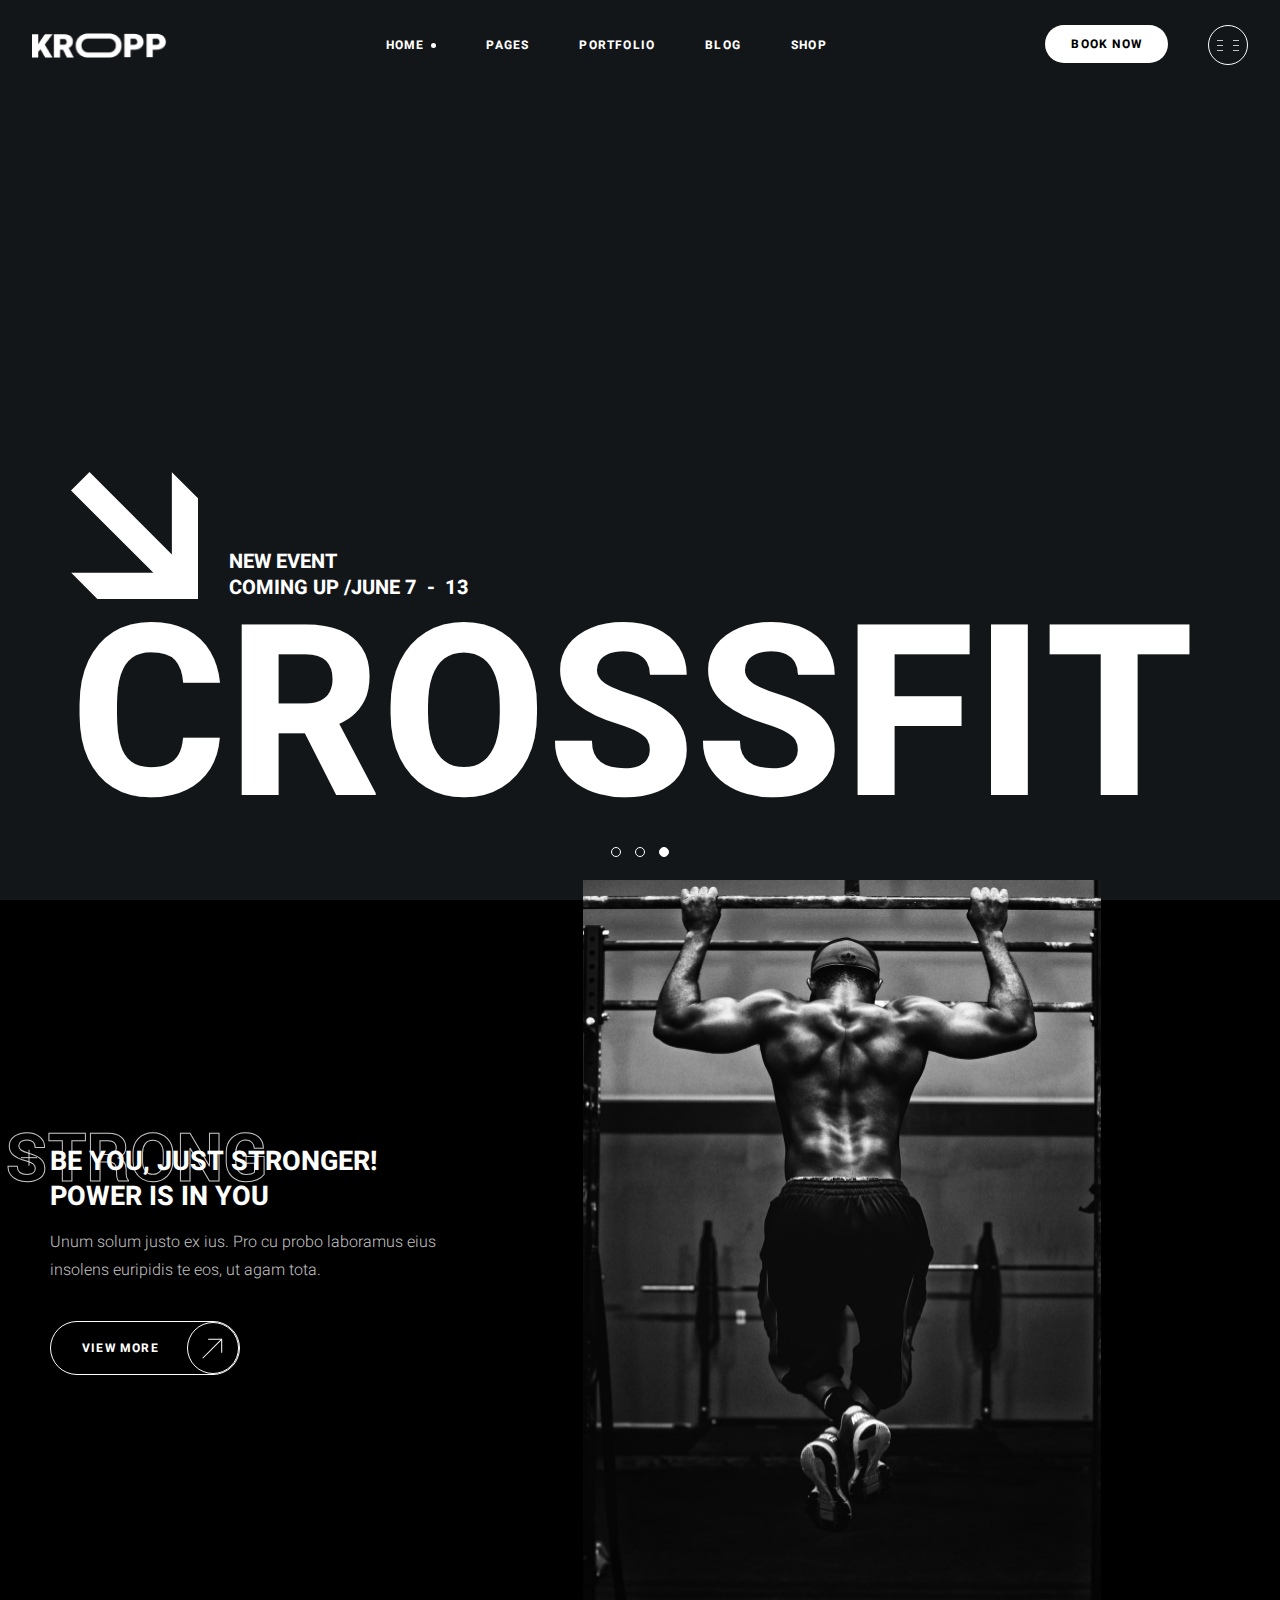
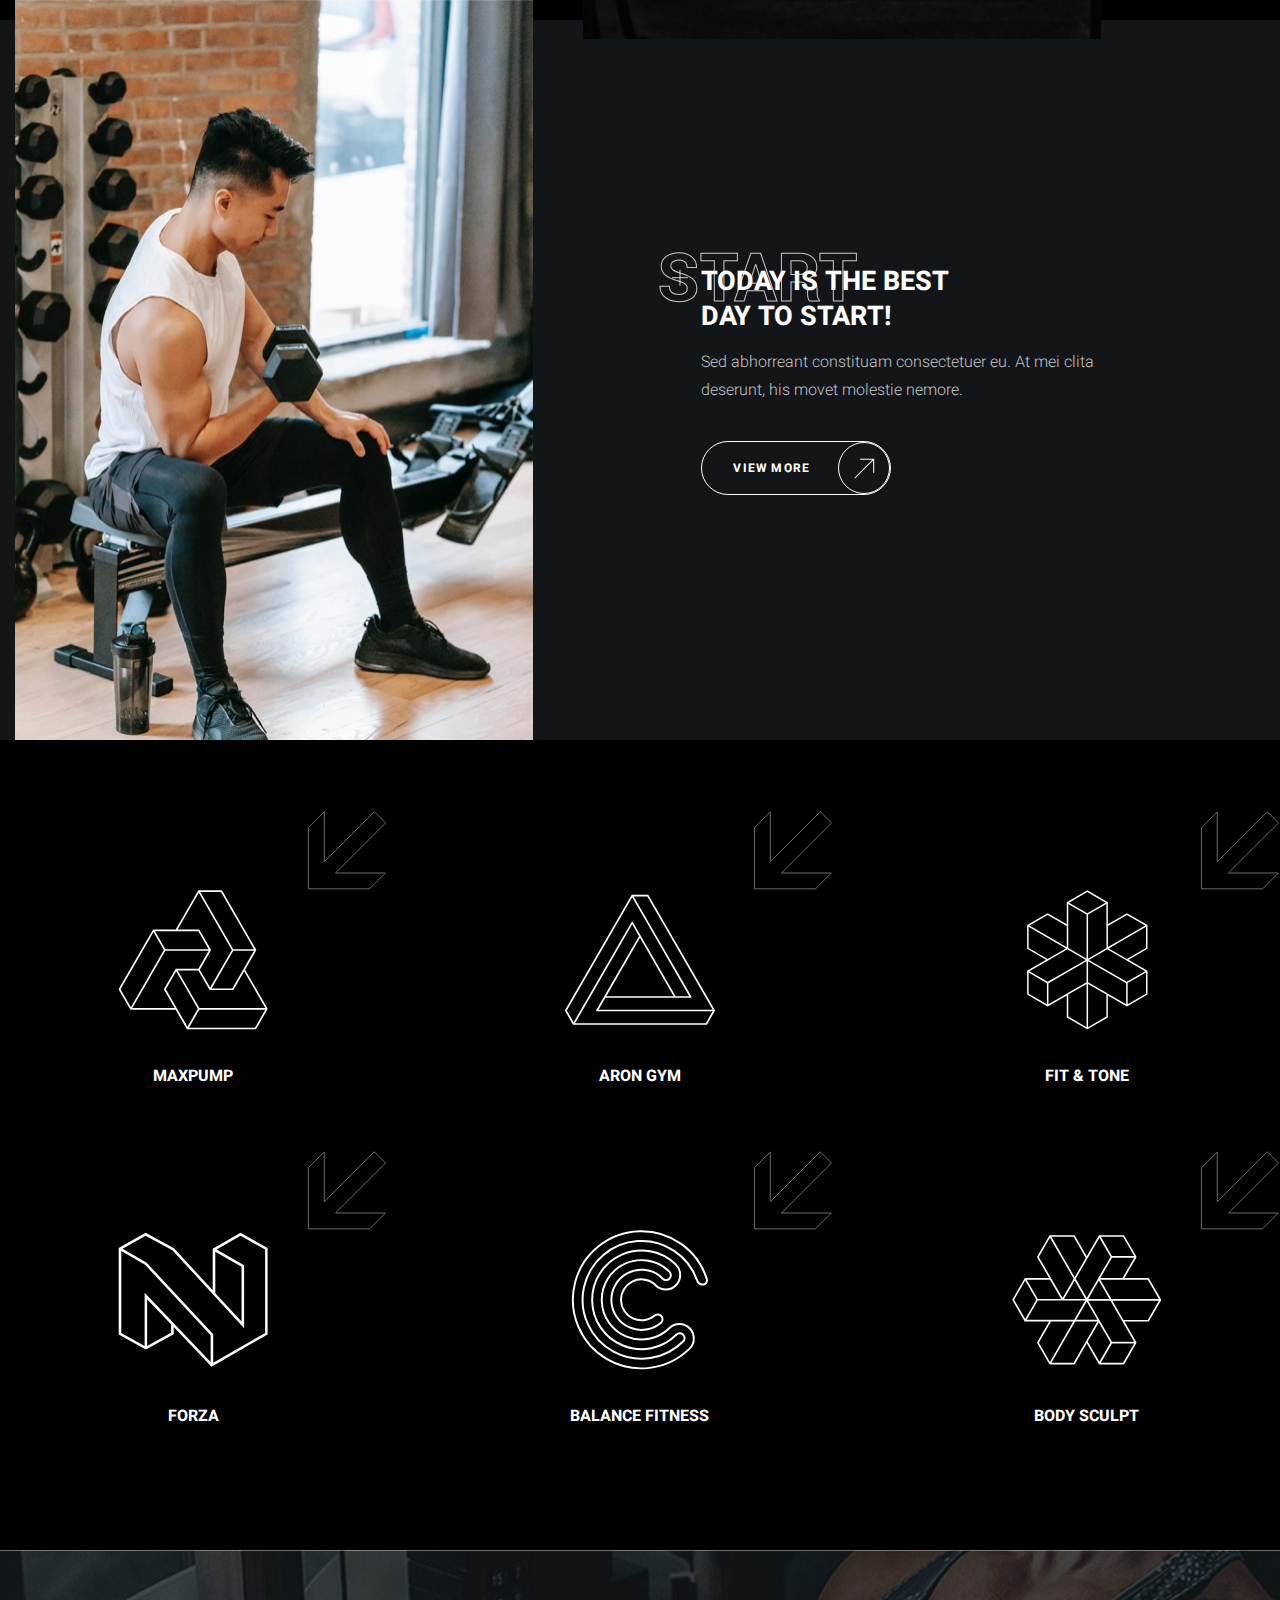
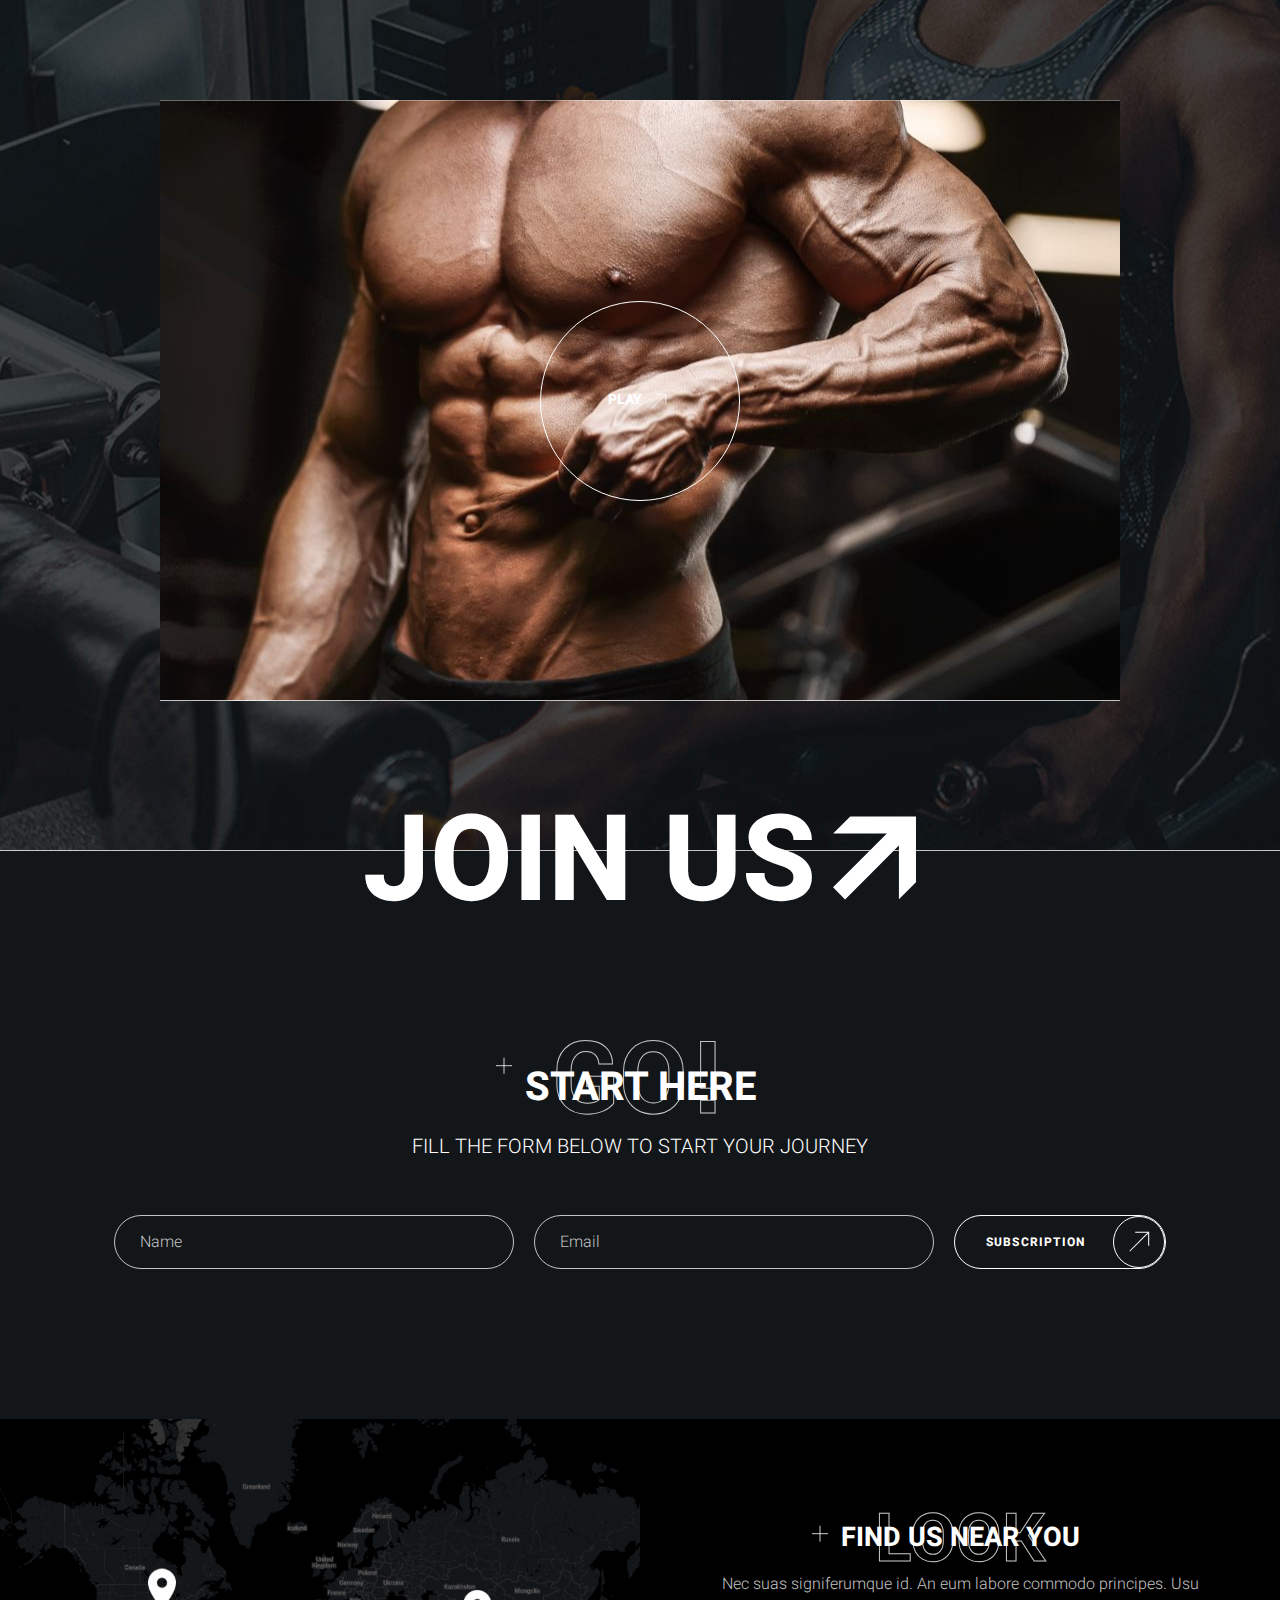
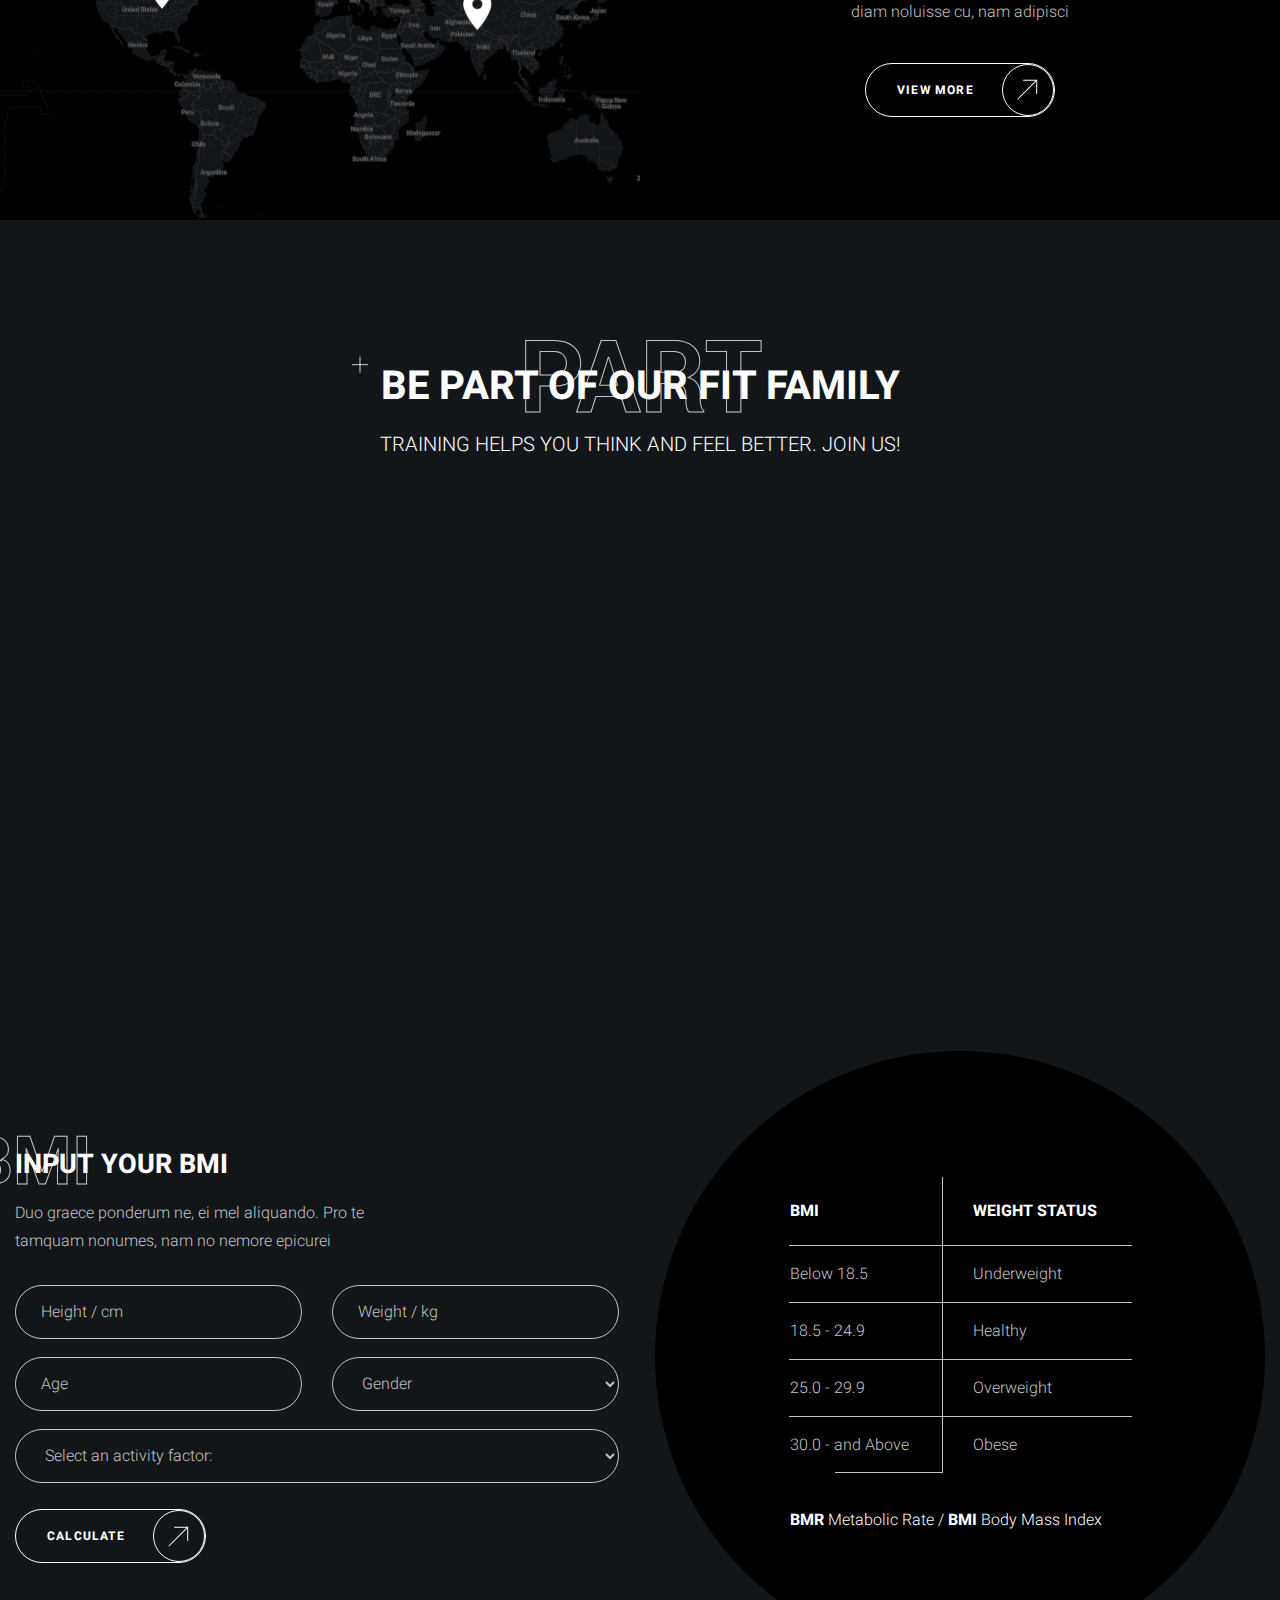
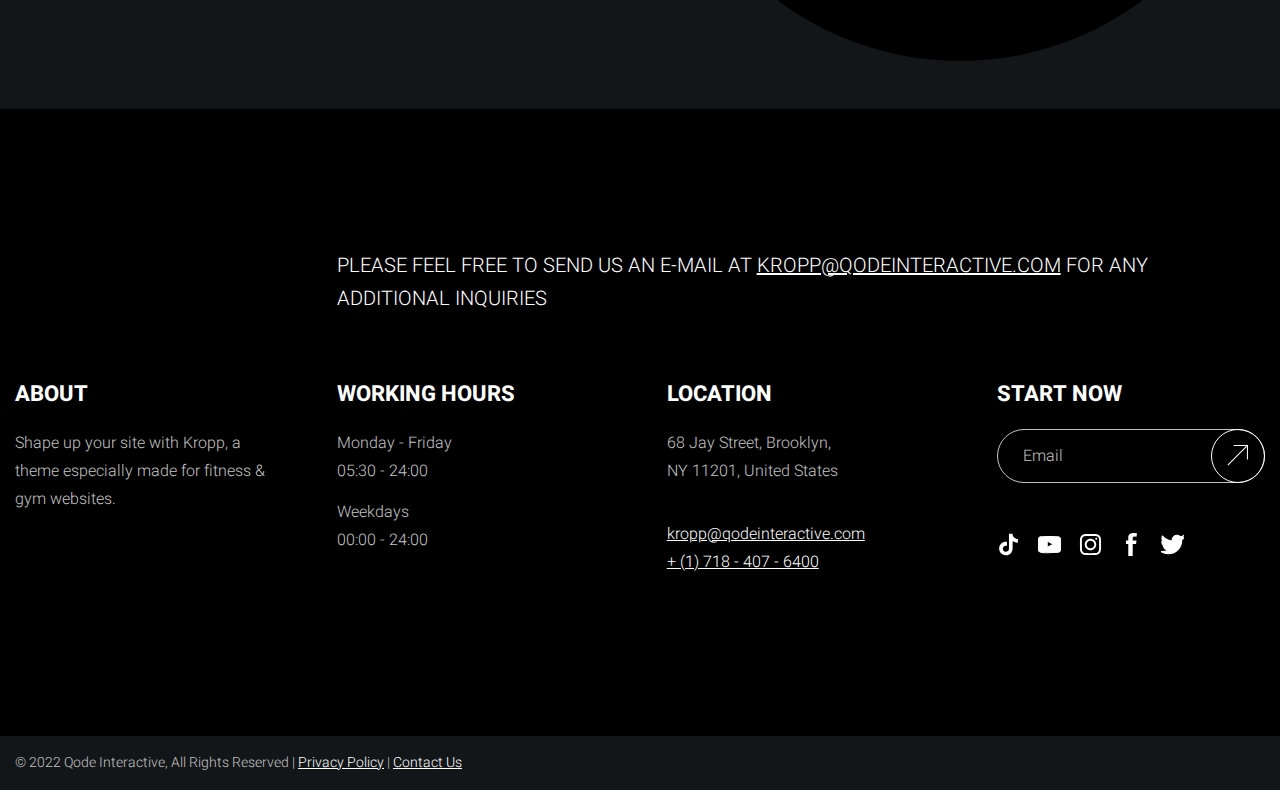
<file: index.html>
<!DOCTYPE html>
<html lang="en">
<head>
    <meta charset="UTF-8">
    <meta name="viewport"
          content="width=device-width, initial-scale=1.0, user-scalable=no, maximum-scale=1.0, minimum-scale=1.0">
    <meta http-equiv="X-UA-Compatible" content="ie=edge">
    <title>Kropp Fitness</title>
    <link rel="stylesheet" href="./css/style.css">
</head>
<body>
    <header class="header">
        <a href="/" class="header-logo">
            <img src="./img/header-logo-kropp.png.png" alt="Kropp Logo" class="header-logo-img" width="135" height="25" loading="lazy">
        </a>
        <nav class="header-menu">
            <ul class="header-menu-list">
                <li class="header-menu-item">
                    <a href="/" class="header-menu-link is-current">Home</a>
                </li>
                <li class="header-menu-item">
                    <a href="/" class="header-menu-link">Pages</a>
                </li>
                <li class="header-menu-item">
                    <a href="/" class="header-menu-link">Portfolio</a>
                </li>
                <li class="header-menu-item">
                    <a href="/" class="header-menu-link">Blog</a>
                </li>   
                <li class="header-menu-item">
                    <a href="/" class="header-menu-link">Shop</a>
                </li>                                                                            
            </ul>
        </nav>
        <div class="header-actions">
            <button class="header-book-button button" type="button">
                Book now
            </button>
            <button class="header-burger-button" type="button" title="Open menu" >
                <span class="visually-hidden">Open menu</span>
                <span class="header-burger-button-line"></span>
                <span class="header-burger-button-line"></span>
                <span class="header-burger-button-line"></span>                    
            </button>
        </div>
    </header>    
    <main class="content">
            <h1 class="visually-hidden">Kropp Fitness Club</h1>
            <section class="banner">
                <h2 class="visually-hidden">Upcoming events</h2>
                <div class="banner-body">
                    <div class="banner-info">
                        New event<br/>
                        coming up / <time datetime="06-07">june 7</time>&nbsp; - &nbsp;<time datetime="06-13">13</time>
                    </div>
                    <h3 class="banner-title">Crossfit</h3>
                </div>
                <div class="banner-pagination">
                    <ul class="banner-pagination-list">
                        <li class="banner-pagination-item">
                            <button class="banner-pagination-button" type="button"></button>
                        </li>
                        <li class="banner-pagination-item">
                            <button class="banner-pagination-button" type="button"></button>
                        </li>
                        <li class="banner-pagination-item">
                            <button class="banner-pagination-button is-current" type="button"></button>
                        </li>
                    </ul>
                </div>
            </section>
            <section class="motivation">
                <h2 class="visually-hidden">Motivation</h2>
                <ul class="motivation-list">
                    <li class="motivation-item">
                        <div class="motivation-card container">
                            <div class="motivation-card-body">
                                <h3 class="motivation-card-title backdrop-title title-medium" data-title="Strong">
                                    Be you, just stronger!<br/>
                                    Power is in you
                                </h3> 
                                <div class="motivation-card-description">
                                    <p>Unum solum justo ex ius. Pro cu probo laboramus eius insolens euripidis te eos, ut agam tota.</p>
                                </div>
                                <a href="/" class="motivation-card-button button transparent">View more</a>
                            </div>
                            <img src="./img/svg/1.jpg" alt="A man pulling himself up on a horizontal bar" width="518" height="760" class="motivation-card-image">
                        </div>
                    </li>
                    <li class="motivation-item">
                        <div class="motivation-card container">
                            <div class="motivation-card-body">
                                <h3 class="motivation-card-title backdrop-title title-medium" data-title="Start">
                                    Today is the best<br/>
                                    day to start!
                                </h3> 
                                <div class="motivation-card-description">
                                    <p>Sed abhorreant constituam consectetuer eu. At mei clita deserunt, his movet molestie nemore.</p>
                                </div>
                                <a href="/" class="motivation-card-button button transparent">View more</a>
                            </div>
                            <img src="./img/svg/2.jpg" alt="A man with a dumbbell" width="518" height="760" class="motivation-card-image">
                        </div>
                    </li>
                    
                </ul>
            </section>
            <section class="training-types container-wide">
                <h2 class="visually-hidden">Training types</h2>
                <ul class="training-types-list">
                    <li class="training-types-item">
                        <img src="./img/svg/TrainingTypes1.svg" alt="" width="150" height="140" class="training-types-image">
                        <h3 class="training-types-item-title">Maxpump</h3>
                    </li>
                    <li class="training-types-item">
                        <img src="./img/svg/TrainingTypes2.svg" alt="" width="150" height="140" class="training-types-image">
                        <h3 class="training-types-item-title">Aron gym</h3>
                    </li>
                    <li class="training-types-item">
                        <img src="./img/svg/TrainingTypes3.svg" alt="" width="150" height="140" class="training-types-image">
                        <h3 class="training-types-item-title">Fit & tone</h3>
                    </li>
                    <li class="training-types-item">
                        <img src="./img/svg/TrainingTypes4.svg" alt="" width="150" height="140" class="training-types-image">
                        <h3 class="training-types-item-title">Forza</h3>
                    </li>
                    <li class="training-types-item">
                        <img src="./img/svg/TrainingTypes5.svg" alt="" width="150" height="140" class="training-types-image">
                        <h3 class="training-types-item-title">Balance fitness</h3>
                    </li>
                    <li class="training-types-item">
                        <img src="./img/svg/TrainingTypes6.svg" alt="" width="150" height="140" class="training-types-image">
                        <h3 class="training-types-item-title">Body sculpt</h3>
                    </li>

                </ul>
            </section>
            <section class="join-us">
                <div class="join-us-video-wrapper">
                    <video src="" class="join-us-video" width="960" height="600" poster="./img/videoPoster.jpg"></video>
                    <button class="join-us-video-play-button" type="button">Play</button>
                </div>
                <div class="join-us-body container">
                    <h2 class="join-us-title">Join us</h2>
                    <form class="join-us-form">
                        <header class="join-us-form-header">
                            <h3 class="join-us-form-title backdrop-title title-big centered" data-title="Go!">
                                Start here
                            </h3>
                            <div class="join-us-form-subtitle section-description">
                                fill the form below to start your journey
                            </div>
                        </header>
                        <div class="join-us-form-body">
                            <label for="username" class="visually-hidden">Name</label>
                            <input type="text" class="join-us-form-input input" id="username" placeholder="Name">
                            <label for="email" class="visually-hidden">Email</label>
                            <input type="email" class="join-us-form-input input" id="email" placeholder="Email">
                            <button class="join-us-form-button button transparent" type="submit">Subscription</button>
                        </div>
                    </form>
                </div>
            </section>
            <section class="location container-wide">
                <img src="./img/Map.jpg" alt="Branches on the map" class="location-map-image" width="960" height="600">
                <div class="location-body">
                    <h2 class="location-title title-medium backdrop-title centered" data-title="Look">Find us near you</h2>
                    <div class="location-description">
                        <p>Nec suas signiferumque id. An eum labore commodo principes. Usu diam noluisse cu, nam adipisci</p>
                    </div>
                    <a href="/" class="location-button transparent button">
                        View more
                    </a>
                </div>

            </section>
            <section class="family">
                <header class="family-header container">
                    <h2 class="family-title backdrop-title centered title-big" data-title="Part">
                        Be part of our fit family
                    </h2>
                    <div class="family-description section-description">
                        <p>Training helps you think and feel better. join us!</p>
                    </div>
                </header>
                <div class="family-body container-wide">
                    <img src="./img/Slider-1.jpg" alt="Training people" class="family-image" width="414" height="479" loading="lazy">
                    <img src="./img/Slider-2.jpg" alt="Training people" class="family-image" width="744" height="479" loading="lazy">
                    <img src="./img/Slider-3.jpg" alt="Training people" class="family-image" width="396" height="479" loading="lazy">
                    <img src="./img/Slider-4.jpg" alt="Training people" class="family-image" width="396" height="479" loading="lazy">
                    <img src="./img/Slider-5.jpg" alt="Training people" class="family-image" width="414" height="479" loading="lazy">
                </div>
            </section>
            <section class="calculate">
                <div class="calculate-inner container">
                    <div class="calculate-body">
                        <h2 class="calculate-title title-medium backdrop-title" data-title="BMI">
                            Input your bmi
                        </h2>
                        <div class="calculate-description">
                            <p>Duo graece ponderum ne, ei mel aliquando. Pro te tamquam nonumes, nam no nemore epicurei</p>
                        </div>
                        <form class="calculate-form">
                            <div class="calculate-form-body">
                                <label for="height" class="visually-hidden">Height</label>
                                <input type="number" class="calculate-input input" id="height" placeholder="Height / cm">
                                <label for="weight" class="visually-hidden">Weight</label>
                                <input type="number" class="calculate-input input" id="weight" placeholder="Weight / kg">
                                <label for="age" class="visually-hidden">Age</label>
                                <input type="number" class="calculate-input input" id="age" placeholder="Age">
                                <label class="visually-hidden" for="gender">Gender</label>
                                <select class="calculate-input input" id="gender" required>
                                    <option value="" disabled selected>Gender</option>
                                    <option value="male">Male</option>
                                    <option value="female">Female</option>
                                </select>
                                <label class="visually-hidden" for="activity">Activity</label>
                                <select class="calculate-input input wide" id="activity" required>
                                        <option value="" disabled selected>Select an activity factor:</option>
                                        <option value="1">1</option>
                                        <option value="2">2</option>                                
                                </select>
                            </div>
                            <button class="calculate-button button transparent" type="submit">Calculate</button>
                        </form>
                    </div>
                    <div class="calculate-table-wrapper">
                        <table class="calculate-table">
                            <thead>
                                <tr>
                                    <th>bmi</th>
                                    <th>weight status</th>
                                </tr>
                            </thead>
                            <tbody>
                                <tr>
                                    <td>Below 18.5</td>
                                    <td>Underweight</td>
                                </tr>
                                <tr>
                                    <td>18.5 - 24.9</td>
                                    <td>Healthy</td>
                                </tr>
                                <tr>
                                    <td>25.0 - 29.9</td>
                                    <td>Overweight</td>
                                </tr>
                                <tr>
                                    <td>30.0 - and Above</td>
                                    <td>Obese</td>
                                </tr>
                            </tbody>
                            <tfoot>
                                <tr>
                                    <td colspan="2"><b>BMR</b>  Metabolic Rate / <b>BMI</b>  Body Mass Index</td>
                                </tr>
                            </tfoot>
                        </table>
                    </div>
                </div>
            </section>
        </main>
    <footer class="footer">
        <div class="footer-main">
            <div class="footer-main-inner container">
                <header class="footer-header">
                    <a href="/" class="footer-logo">
                        <img src="./img/header-logo-kropp.png.png" alt="Kropp Logo" class="footer-logo-img" width="270" height="50" loading="lazy">
                    </a>
                    <p class="footer-description section-description">
                        please feel free to send us an e-mail at <a href="mailto: kropp@qodeinteractive.com">kropp@qodeinteractive.com</a> For any additional inquiries
                    </p>
                </header>
                <div class="footer-body">
                    <div class="footer-column">
                        <h2 class="footer-column-title">About</h2>
                        <p class="footer-about">
                            Shape up your site with Kropp, a theme especially made for fitness & gym websites.
                        </p>
                    </div>
                    <div class="footer-column">
                        <h2 class="footer-column-title">Working hours</h2>
                        <div class="footer-schedule">
                            Monday - Friday<br/>
                            <time datetime="05:30/24:00">05:30 - 24:00</time>
                        </div>
                        <div class="footer-schedule">
                            Weekdays<br/>
                            <time datetime="00:00/24:00">00:00 - 24:00</time>
                        </div>
                    </div>
                    <div class="footer-column">
                        <h2 class="footer-column-title">Location</h2>
                        <address class="footer-address">
                            68 Jay Street, Brooklyn,<br/> 
                            NY 11201, United States
                        </address>
                        <div class="footer-contacts">
                            <ul class="footer-contacts-list">
                                <li class="footer-contacts-item">
                                    <a href="mailto:kropp@qodeinteractive.com" class="footer-contacts-link">kropp@qodeinteractive.com</a>
                                </li>
                                <li class="footer-contacts-item">
                                    <a href="tel:+17184076400" class="footer-contacts-link">+ (1) 718 - 407 - 6400</a>
                                </li>
                            </ul>
                        </div>
                    </div>
                    <div class="footer-column">
                        <h2 class="footer-column-title has-arrow">Start now</h2>
                        <form class="footer-subscribe">
                            <input type="email" class="footer-subscribe-input input" placeholder="Email">
                            <button class="footer-subscribe-button" type="submit" title="Subscribe">
                                <span class="visually-hidden">Subscribe</span>
                            </button>
                        </form>
                        <div class="footer-soc1als">
                            <ul class="footer-soc1als-list">
                                <li class="footer-soc1als-item">
                                    <a href="" class="footer-soc1als-link" target="_blank">
                                        <svg fill="#000000" viewBox="0 0 32 32" version="1.1" xmlns="http://www.w3.org/2000/svg">
                                            <path fill="black" d="M16.656 1.029c1.637-0.025 3.262-0.012 4.886-0.025 0.054 2.031 0.878 3.859 2.189 5.213l-0.002-0.002c1.411 1.271 3.247 2.095 5.271 2.235l0.028 0.002v5.036c-1.912-0.048-3.71-0.489-5.331-1.247l0.082 0.034c-0.784-0.377-1.447-0.764-2.077-1.196l0.052 0.034c-0.012 3.649 0.012 7.298-0.025 10.934-0.103 1.853-0.719 3.543-1.707 4.954l0.020-0.031c-1.652 2.366-4.328 3.919-7.371 4.011l-0.014 0c-0.123 0.006-0.268 0.009-0.414 0.009-1.73 0-3.347-0.482-4.725-1.319l0.040 0.023c-2.508-1.509-4.238-4.091-4.558-7.094l-0.004-0.041c-0.025-0.625-0.037-1.25-0.012-1.862 0.49-4.779 4.494-8.476 9.361-8.476 0.547 0 1.083 0.047 1.604 0.136l-0.056-0.008c0.025 1.849-0.050 3.699-0.050 5.548-0.423-0.153-0.911-0.242-1.42-0.242-1.868 0-3.457 1.194-4.045 2.861l-0.009 0.030c-0.133 0.427-0.21 0.918-0.21 1.426 0 0.206 0.013 0.41 0.037 0.61l-0.002-0.024c0.332 2.046 2.086 3.59 4.201 3.59 0.061 0 0.121-0.001 0.181-0.004l-0.009 0c1.463-0.044 2.733-0.831 3.451-1.994l0.010-0.018c0.267-0.372 0.45-0.822 0.511-1.311l0.001-0.014c0.125-2.237 0.075-4.461 0.087-6.698 0.012-5.036-0.012-10.060 0.025-15.083z"></path>
                                        </svg>
                                    </a>
                                </li>
                                <li class="footer-soc1als-item">
                                    <a href="" class="footer-soc1als-link" target="_blank">
                                        <svg viewBox="0 -3 20 20" version="1.1" xmlns="http://www.w3.org/2000/svg" xmlns:xlink="http://www.w3.org/1999/xlink">
                                            <g id="Page-1" stroke="none" stroke-width="1" fill="none" fill-rule="evenodd">
                                                <g id="Dribbble-Light-Preview" transform="translate(-300.000000, -7442.000000)" fill="#000000">
                                                    <g id="icons" transform="translate(56.000000, 160.000000)">
                                                        <path d="M251.988432,7291.58588 L251.988432,7285.97425 C253.980638,7286.91168 255.523602,7287.8172 257.348463,7288.79353 C255.843351,7289.62824 253.980638,7290.56468 251.988432,7291.58588 M263.090998,7283.18289 C262.747343,7282.73013 262.161634,7282.37809 261.538073,7282.26141 C259.705243,7281.91336 248.270974,7281.91237 246.439141,7282.26141 C245.939097,7282.35515 245.493839,7282.58153 245.111335,7282.93357 C243.49964,7284.42947 244.004664,7292.45151 244.393145,7293.75096 C244.556505,7294.31342 244.767679,7294.71931 245.033639,7294.98558 C245.376298,7295.33761 245.845463,7295.57995 246.384355,7295.68865 C247.893451,7296.0008 255.668037,7296.17532 261.506198,7295.73552 C262.044094,7295.64178 262.520231,7295.39147 262.895762,7295.02447 C264.385932,7293.53455 264.28433,7285.06174 263.090998,7283.18289" id="youtube-[#168]">
                                        
                                        </path>
                                                    </g>
                                                </g>
                                            </g>
                                        </svg>
                                    </a>
                                </li>
                                <li class="footer-soc1als-item">
                                    <a href="" class="footer-soc1als-link" target="_blank">
                                        <svg viewBox="0 0 24 24" fill="none" xmlns="http://www.w3.org/2000/svg">
                                            <path fill-rule="evenodd" clip-rule="evenodd" d="M12 18C15.3137 18 18 15.3137 18 12C18 8.68629 15.3137 6 12 6C8.68629 6 6 8.68629 6 12C6 15.3137 8.68629 18 12 18ZM12 16C14.2091 16 16 14.2091 16 12C16 9.79086 14.2091 8 12 8C9.79086 8 8 9.79086 8 12C8 14.2091 9.79086 16 12 16Z" fill="#0F0F0F"/>
                                            <path d="M18 5C17.4477 5 17 5.44772 17 6C17 6.55228 17.4477 7 18 7C18.5523 7 19 6.55228 19 6C19 5.44772 18.5523 5 18 5Z" fill="#0F0F0F"/>
                                            <path fill-rule="evenodd" clip-rule="evenodd" d="M1.65396 4.27606C1 5.55953 1 7.23969 1 10.6V13.4C1 16.7603 1 18.4405 1.65396 19.7239C2.2292 20.8529 3.14708 21.7708 4.27606 22.346C5.55953 23 7.23969 23 10.6 23H13.4C16.7603 23 18.4405 23 19.7239 22.346C20.8529 21.7708 21.7708 20.8529 22.346 19.7239C23 18.4405 23 16.7603 23 13.4V10.6C23 7.23969 23 5.55953 22.346 4.27606C21.7708 3.14708 20.8529 2.2292 19.7239 1.65396C18.4405 1 16.7603 1 13.4 1H10.6C7.23969 1 5.55953 1 4.27606 1.65396C3.14708 2.2292 2.2292 3.14708 1.65396 4.27606ZM13.4 3H10.6C8.88684 3 7.72225 3.00156 6.82208 3.0751C5.94524 3.14674 5.49684 3.27659 5.18404 3.43597C4.43139 3.81947 3.81947 4.43139 3.43597 5.18404C3.27659 5.49684 3.14674 5.94524 3.0751 6.82208C3.00156 7.72225 3 8.88684 3 10.6V13.4C3 15.1132 3.00156 16.2777 3.0751 17.1779C3.14674 18.0548 3.27659 18.5032 3.43597 18.816C3.81947 19.5686 4.43139 20.1805 5.18404 20.564C5.49684 20.7234 5.94524 20.8533 6.82208 20.9249C7.72225 20.9984 8.88684 21 10.6 21H13.4C15.1132 21 16.2777 20.9984 17.1779 20.9249C18.0548 20.8533 18.5032 20.7234 18.816 20.564C19.5686 20.1805 20.1805 19.5686 20.564 18.816C20.7234 18.5032 20.8533 18.0548 20.9249 17.1779C20.9984 16.2777 21 15.1132 21 13.4V10.6C21 8.88684 20.9984 7.72225 20.9249 6.82208C20.8533 5.94524 20.7234 5.49684 20.564 5.18404C20.1805 4.43139 19.5686 3.81947 18.816 3.43597C18.5032 3.27659 18.0548 3.14674 17.1779 3.0751C16.2777 3.00156 15.1132 3 13.4 3Z" fill="#0F0F0F"/>
                                        </svg>
                                    </a>
                                </li>
                                <li class="footer-soc1als-item">
                                    <a href="" class="footer-soc1als-link" target="_blank">
                                        <svg fill="#000000"  version="1.1" xmlns="http://www.w3.org/2000/svg" xmlns:xlink="http://www.w3.org/1999/xlink"
                                            viewBox="0 0 512 512" xml:space="preserve">

                                        <g id="7935ec95c421cee6d86eb22ecd11b7e3">

                                        <path fill="black" style="display: inline;" d="M283.122,122.174c0,5.24,0,22.319,0,46.583h83.424l-9.045,74.367h-74.379
                                                c0,114.688,0,268.375,0,268.375h-98.726c0,0,0-151.653,0-268.375h-51.443v-74.367h51.443c0-29.492,0-50.463,0-56.302
                                                c0-27.82-2.096-41.02,9.725-62.578C205.948,28.32,239.308-0.174,297.007,0.512c57.713,0.711,82.04,6.263,82.04,6.263
                                                l-12.501,79.257c0,0-36.853-9.731-54.942-6.263C293.539,83.238,283.122,94.366,283.122,122.174z">

                                        </path>

                                        </g>

                                        </svg>
                                    </a>
                                </li>
                                <li class="footer-soc1als-item">
                                    <a href="" class="footer-soc1als-link" target="_blank">
                                        <svg viewBox="0 -2 20 20" version="1.1" xmlns="http://www.w3.org/2000/svg" xmlns:xlink="http://www.w3.org/1999/xlink">
                                            <g id="Page-1" stroke="none" stroke-width="1" fill="none" fill-rule="evenodd">
                                                <g id="Dribbble-Light-Preview" transform="translate(-60.000000, -7521.000000)" fill="#000000">
                                                    <g id="icons" transform="translate(56.000000, 160.000000)">
                                                        <path d="M10.29,7377 C17.837,7377 21.965,7370.84365 21.965,7365.50546 C21.965,7365.33021 21.965,7365.15595 21.953,7364.98267 C22.756,7364.41163 23.449,7363.70276 24,7362.8915 C23.252,7363.21837 22.457,7363.433 21.644,7363.52751 C22.5,7363.02244 23.141,7362.2289 23.448,7361.2926 C22.642,7361.76321 21.761,7362.095 20.842,7362.27321 C19.288,7360.64674 16.689,7360.56798 15.036,7362.09796 C13.971,7363.08447 13.518,7364.55538 13.849,7365.95835 C10.55,7365.79492 7.476,7364.261 5.392,7361.73762 C4.303,7363.58363 4.86,7365.94457 6.663,7367.12996 C6.01,7367.11125 5.371,7366.93797 4.8,7366.62489 L4.8,7366.67608 C4.801,7368.5989 6.178,7370.2549 8.092,7370.63591 C7.488,7370.79836 6.854,7370.82199 6.24,7370.70483 C6.777,7372.35099 8.318,7373.47829 10.073,7373.51078 C8.62,7374.63513 6.825,7375.24554 4.977,7375.24358 C4.651,7375.24259 4.325,7375.22388 4,7375.18549 C5.877,7376.37088 8.06,7377 10.29,7376.99705" id="twitter-[#154]">
                                        
                                        </path>
                                                    </g>
                                                </g>
                                            </g>
                                        </svg> 
                                    </a>
                                </li>
                            </ul>
                        </div>
                    </div>
                </div>
            </div>
        </div>
        <div class="footer-extra">
            <div class="footer-extra-inner container">
                <div class="footer-copyright">
                    © <time datetime="2022">2022</time> Qode Interactive, All Rights Reserved | <a href="/">Privacy Policy</a> | <a href="/">Contact Us</a>
                </div>
            </div>
        </div>
    </footer>

         
</body>
</html>
</file>
<file: css/style.css>
@font-face {
    font-family: 'Heebo';
    src: url(../fonts/Heebo-Light.woff2) format('woff2');
    font-weight: 300;
    font-style: normal;
    font-display: swap;
}

@font-face {
    font-family: 'Heebo';
    src: url(../fonts/Heebo-Bold.woff2) format('woff2');
    font-weight: 700;
    font-style: normal;
    font-display: swap;
}

@font-face {
    font-family: 'Yantramanav';
    src: url(../fonts/Yantramanav-Bold.woff2) format('woff2');
    font-weight: 700;
    font-style: normal;
    font-display: swap;
}

/**
  Нормализация блочной модели
 */
 *,
 *::before,
 *::after {
   box-sizing: border-box;
 }
 
 /**
   Убираем внутренние отступы слева тегам списков,
   у которых есть атрибут class
  */
 :where(ul, ol):where([class]) {
   padding-left: 0;
 }
 
 /**
   Убираем внешние отступы body и двум другим тегам,
   у которых есть атрибут class
  */
 body,
 :where(blockquote, figure):where([class]) {
   margin: 0;
 }
 
 /**
   Убираем внешние отступы вертикали нужным тегам,
   у которых есть атрибут class
  */
 :where(
   h1,
   h2,
   h3,
   h4,
   h5,
   h6,
   p,
   ul,
   ol,
   dl
 ):where([class]) {
   margin-block: 0;
 }
 
 :where(dd[class]) {
   margin-left: 0;
 }
 
 /**
   Убираем стандартный маркер маркированному списку,
   у которого есть атрибут class
  */
 :where(ul[class]) {
   list-style: none;
 }
 
 /**
   Упрощаем работу с изображениями
  */
 img {
   display: block;
   max-width: 100%;
 }
 
 /**
   Наследуем свойства шрифт для полей ввода
  */
 input,
 textarea,
 select,
 button {
   font: inherit;
 }
 
 html {
   /**
     Пригодится в большинстве ситуаций
     (когда, например, нужно будет "прижать" футер к низу сайта)
    */
   height: 100%;
   /**
     Плавный скролл
    */
   scroll-behavior: smooth;
 }
 
 body {
   /**
     Пригодится в большинстве ситуаций
     (когда, например, нужно будет "прижать" футер к низу сайта)
    */
   min-height: 100%;
   /**
     Унифицированный интерлиньяж
    */
   line-height: 1.5;
 }
 
 /**
   Приводим к единому цвету svg-элементы
  */
 svg *[fill] { fill: currentColor }
 svg *[stroke] { stroke: currentColor }
 
 /**
   Чиним баг задержки смены цвета при взаимодействии с svg-элементами
  */
 svg * {
   transition-property: fill, stroke;
 }
 
 /**
   Удаляем все анимации и переходы для людей,
   которые предпочитают их не использовать
  */
 @media (prefers-reduced-motion: reduce) {
   * {
     animation-duration: 0.01ms !important;
     animation-iteration-count: 1 !important;
     transition-duration: 0.01ms !important;
     scroll-behavior: auto !important;
   }
 }

 :root {
    --color-dark: #000000;
    --color-dark-alternate: #131619;
    --color-light: #FFFFFF;
    --color-dark-gray: #404040;
    --color-light-gray: #C4C4C4;

    --border-radius: 30px;

    --border: 1px solid var(--color-light);

    --font-family-base: 'Heebo', sans-serif;
    --font-family-accent: 'Yantramanav', sans-serif; 

    --input-height: 54px;

    --container-width: 1300px;
    --container-padding-x: 15px;

    --transition-duration: 0.2s;

    --header-height: 90px;
 }

 html {
  overflow-x: hidden;
 }

 a, button, input, textarea, svg * {
    transition-duration: var(--transition-duration);
 }

 a {
    color: var(--color-light);
 }

 a:hover {
    color: var(--color-light-gray);
 }

 p {
  margin-block: 0;
 }

 body {
    background-color: var(--color-dark);
    font-family: var(--font-family-base);
    color: var(--color-light-gray);
    font-size: 16px;
    line-height: 1.75;
 }

 .container {
    max-width: calc(var(--container-width) + var(--container-padding-x) * 2);
    margin-inline: auto;
    padding-inline: var(--container-padding-x); 
 }

 .visually-hidden {
  position: absolute !important;
  width: 1px !important;
  height: 1px!important;
  margin: -1px !important;
  border: 0 !important;
  padding: 0 !important;
  white-space: nowrap !important;
  clip-path: inset(100%) !important;
  clip: rect(0 0 0 0) !important;
  overflow: hidden !important;
}

 h1, h2, h3, h4, h5, h6 {
    font-weight: 700;
    text-transform: uppercase;
    color: var(--color-light);
 }

 svg *[fill] {fill: currentColor }

 svg *[stroke] {stroke: currentColor }

 svg * {
  transition-duration: var(--transition-duration);
 }

 svg * {
  transition-property: fill, stroke;
 }

 .title-medium {
  font-size: 2.08vw;
  line-height: 1.3;
 }

 .title-big {
  font-size: 3.12vw;

 }

 .backdrop-title {
  position: relative;
  z-index: 2;
 }

 .backdrop-title::before {
  content: '';
  display: block;
  position: absolute;
  right: calc(100% + 8px);
  width: 26px;
  aspect-ratio: 1;
  background: url('../img/svg/plus.svg') center/contain no-repeat;
 }

 .backdrop-title::after {
  content: attr(data-title);
  font-size: 2.8em;
  position: absolute;
  z-index: -1;
  top: -0.3em;
  left: -0.6em;
  font-family: var(--font-family-accent);
  color: transparent;
  -webkit-text-stroke: 1px var(--color-light-gray);
  text-stroke: 1px var(--color-light-gray);
  line-height: 1;
 }

 .backdrop-title.centered::after {
  left: 50%;
  top: -0.25em;
  translate: -50% 0;
 }

 .section-description {
  font-size: 20px;
  line-height: 1.65;
  text-transform: uppercase;
  color: var(--color-light);
  text-align: center;
}

 .button {
    display: inline-flex;
    height: 38px;
    align-items: center;
    padding-inline: 26px;
    font-size: 12px;
    font-weight: 700;
    line-height: 2;
    letter-spacing: 1.2px;
    text-transform: uppercase;
    background-color: var(--color-light);
    border: none;
    border-radius: var(--border-radius);
    white-space: nowrap;
    text-decoration: none;
 }

 .button:hover {
    background-color: var(--color-light-gray);
 }

 .button.transparent {
  position: relative;
  height: var(--input-height);
  padding-left: 31px;
  padding-right: 80px;
  background-color: transparent;
  border: var(--border);
  color: var(--color-light);
 }

 .button.transparent::after {
  content: '';
  height: 100%;
  aspect-ratio: 1;
  background: url('../img/svg/MotivationArrow.svg') center/70% no-repeat;
  border: var(--border);
  border-radius: 50%;
  position: absolute;
  right: 0;
 }

 .button.transparent::hover {
  color: var(--color-dark);
  background-color: var(--color-light-gray);

 }

 .input {
  height: var(--input-height);
  padding-inline: 25px;
  width: 100%;
  background-color: transparent;
  border: 1px solid var(--color-light-gray);
  border-radius: var(--border-radius);
  color: var(--color-light);
 }

 .input::placeholder, select.input:invalid {
  color: var(--color-light-gray);

 }

 .input:hover {
  border-color: var(--color-light);
 }

 .input:focus {
  outline: none;
  background-color: var(--color-light-gray);
  color: var(--color-dark);
 }

 /* Chrome, Safari, Edge, Opera */
  input::-webkit-outer-spin-button,
  input::-webkit-inner-spin-button {
    -webkit-appearance: none;
    margin: 0;
  }

  /* Firefox */
  input[type=number] {
    -moz-appearance: textfield;
  }

.header {
    display: flex;
    justify-content: space-between;
    align-items: center;
    column-gap: 20px;
    min-height: var(--header-height);
    padding-inline: 32px;
    background-color: var(--color-dark-alternate);
}

.header-menu-list {
    display: flex;
    flex-wrap: wrap;
    column-gap: 50px;
}

.header-menu-link.is-current::after {
    content: "";
    width: 5px;
    aspect-ratio: 1;
    background-color: currentColor;
    border-radius: 50%;
}

.header-menu-link {
    display: inline-flex;
    align-items: center;
    column-gap: 7px;
    height: var(--header-height);
    text-decoration: none;
    text-transform: uppercase;
    font-weight: 700;
    font-size: 12px;
    letter-spacing: 1.2px;
}

.header-logo {
    flex-shrink: 0;
}

.header-actions {
    display: flex;
    column-gap: 40px;
}

.header-burger-button {
    display: inline-flex;
    flex-direction: column;
    justify-content: center;
    row-gap: 4px;
    width: 40px;
    aspect-ratio: 1;
    padding-left: 8px;
    background-color: transparent;
    border: var(--border);
    border-radius: 50%;
    color: var(--color-light)''
}

.header-burger-button:hover {
    color: var(--color-light-gray);
    border-color: currentColor;
}

.header-burger-button-line {
    width: 6px;
    height: 1px;
    background-color: currentColor;
    box-shadow: 16px 0 0 currentColor;
}

.banner {
  display: flex;
  flex-direction: column;
  justify-content: end;
  padding: 36px 70px;
  min-height: calc(100vh - var(--header-height));
  color: var(--color-light);
  background-color: var(--color-dark-alternate);
  text-transform: uppercase;
}

.banner-info {
  display: flex;
  align-items: end;
  font-size: 1.56vw;
  line-height: 1.27;
  font-weight: 700;
}

.banner-info::before {
  content: '';
  width: min(10.1vw, 194px);
  aspect-ratio: 1;
  background: url('../img/svg/VectorArrow.svg') center/contain no-repeat;
  margin-right: 30px;
}

.banner-title {
  font-size: min(18.75vw, 360px);
  line-height: 1;
}

.banner-pagination-list {
  display: flex;
  justify-content: center;
}

.banner-pagination-item {
  display: flex;
}

.banner-pagination-button {
  display: inline-flex;
  justify-content: center;
  align-items: center;
  padding: 7px;
  background-color: transparent;
  border: none
}

.banner-pagination-button::after {
  content: '';
  width: 10px;
  aspect-ratio: 1;
  border: var(--border);
  border-radius: 50%;
}

.banner-pagination-button.is-current::after {
  background-color: var(--color-light);

}

.motivation-item:nth-child(even) {
  background-color: var(--color-dark-alternate);
}

.motivation-item:nth-child(even) .motivation-card {
  flex-direction: row-reverse;
}

.motivation-card {
  display: flex;
  justify-content: start;
  align-items: center;
  column-gap: 10.42vw;

}

.motivation-card-image {
  margin-block: -60px;
}

.motivation-card-body {
  padding-left: 35px;
}

.motivation-card-description {
  max-width: 400px;
  margin-bottom: 37px;
}

.motivation-card-title {
  margin-bottom: 14px;
}

.container-wide {
  max-width: 1920px;
  margin-inline: auto;
}

.training-types {
  position: relative;
  padding-top: 70px;
  padding-bottom: 120px;
  background-color: var(--color-dark);
}

.training-types-list {
  display: grid;
  grid-template-columns: repeat(6, 1fr);
  gap: 60px;
}

.training-types-item {
  --trainingTypesItemBgIconSize: 80px;

  display: flex;
  align-items: center;
  flex-direction: column;
  row-gap: 32px;
  padding-top: var(--trainingTypesItemBgIconSize);
  background: url('../img/svg/TrainingTypesBackgroundArrowsvg.svg') 100% 0/var(--trainingTypesItemBgIconSize) no-repeat;
}

.training-types-item-title {
  font-size: 16px;

}

.join-us {
  background-color: var(--color-dark-alternate);
}

.join-us-video-wrapper {
  position: relative;
  display: flex;
  justify-content: center;
  align-items: center;
  background: url('../img/JoinUsBackground.jpg') center/cover no-repeat var(--color-dark-alternate);
  padding: 150px 30px;
}

.join-us-video {
  width: 100%;
  max-width: 960px;
  height: auto;
}

.join-us-video-play-button {
  position: absolute;
  top: 50%;
  left: 50%;
  translate: -50% -50%;
  width: 200px;
  aspect-ratio: 1;
  display: inline-flex;
  justify-content: center;
  align-items: center;
  background-color: transparent;
  border: var(--border);
  border-radius: 50%;
  font-size: 14px;
  font-weight: 700;
  text-transform: uppercase;
  color: var(--color-light);
  column-gap: 4px;
}

.join-us-video-play-button::after {
  content: '';
  width: 26px;
  aspect-ratio: 1;
  background: url('../img/svg/MotivationArrow.svg') center/contain no-repeat;
}

.join-us-video-play-button:hover {
  color: var(--color-dark);
  background-color: var(--color-light-gray);
}

.join-us-video-play-button:hover::after {
  filter: invert(1);
  transition-duration: var(--transition-duration);
}

.join-us-body {
  padding-bottom: 150px;
}

.join-us-title {
  position: relative;
  font-size: 9.37vw;
  line-height: 1;
  text-align: center;
  margin-top: -0.4em;
}

.join-us-title::after {
  content: '';
  height: 0.7em;
  aspect-ratio: 1;
  display: inline-block;
  background: url('../img/svg/VectorArrow.svg') center/contain no-repeat;
  scale: 1 -1;
  margin-left: 0.14em;
}

.join-us-title:not(:last-child) {
  margin-bottom: 130px;
}

.join-us-form-header {
  display: flex;
  flex-direction: column;
  align-items: center;
  row-gap: 7px;
}

.join-us-form-header:not(:last-child) {
  margin-bottom: 52px;
}



.join-us-form-input {
  max-width: 400px;

}

.join-us-form-body {
  display: flex;
  column-gap: 20px;
  justify-content: center;
}

.location {
  display: grid;
  grid-template-columns: repeat(2, 1fr);
}

.location-body {
  display: flex;
  flex-direction: column;
  justify-content: center;
  align-items: center;
  padding: 80px 15px;
  text-align: center;
}

.location-title:not(:last-child) {
  margin-bottom: 14px;
}

.location-description {
  max-width: 490px;
}

.location-description:not(:last-child) {
  margin-bottom: 37px;
}

.location-map-image {
  height: auto;
}

.family {
  background-color: var(--color-dark-alternate);
}

.family-header {
  display: flex;
  flex-direction: column;
  align-items: center;
  text-align: center;
  padding-top: 132px;
  padding-bottom: 62px;
  row-gap: 7px;
}

.family-body {
  display: flex;
  justify-content: center;
  column-gap: 26px;
}

.calculate {
  background-color: var(--color-dark-alternate);
  padding-block: 146px;
}

.calculate-inner {
  display: flex;
  align-items: center;
  column-gap: 36px;
}

.calculate-body {
  max-width: 627px;
  flex-grow: 1;
}

.calculate-title:not(:last-child) {
  margin-bottom: 16px;
}

.calculate-description:not(:last-child) {
  margin-bottom: 30px;

}

.calculate-description {
  max-width: 385px;
}

.calculate-form-body:not(:last-child) {
  margin-bottom: 26px;
}

.calculate-form-body {
  display: grid;
  grid-template-columns: repeat(2, 1fr);
  gap: 18px 30px;
}

.calculate-input.wide {
  grid-column: -1 / 1;
}

.calculate-table-wrapper {
  position: relative;
  max-width: 610px;
  width: 100%;
  display: flex;
  align-items: center;
  justify-content: center;
}

.calculate-table-wrapper::before {
  content: '';
  position: absolute;
  top: 50%;
  left: 50%;
  translate: -50% -50%;
  width: 100%;
  aspect-ratio: 1;
  background-color: var(--color-dark);
  border-radius: 50%;
}

.calculate-table {
  position: relative;
  border-collapse: collapse;
}

.calculate-table :is(td, th) {
  padding-right: 30px;
}

.calculate-table :is(td, th):not(:first-child) {
  padding-left: 30px;
}

.calculate-table :is(td, th):not(:last-child) {
  border-right: 1px solid var(--color-light-gray);
}

.calculate-table tbody td {
  border-top: 1px solid var(--color-light-gray);
}

.calculate-table tbody tr:last-child td:first-child {
  position: relative;
}

.calculate-table tbody tr:last-child td:first-child::after {
  content: '';
  position: absolute;
  bottom: 0;
  right: 0;
  width: 70%;
  height: 1px;
  background-color: var(--color-light-gray);
}

.calculate-table th {
  padding-block: 20px;
  text-align: left;
  text-transform: uppercase;
  color: var(--color-light);
}

.calculate-table td {
  padding-block: 14px;
}

.calculate-table tfoot {
  color: var(--color-light);
}

.calculate-table tfoot td {
  padding-top: 33px;
  padding-bottom: 0;
}

.footer {
  --footerLogoWidth: 20.77%;
}

.footer-main {
  padding-top: 140px;
  padding-bottom: 160px;
}

.footer-header, .footer-body {
  display: grid;
  column-gap: 62px;
}

.footer-header {
  grid-template-columns: var(--footerLogoWidth) auto;
}

.footer-body {
  grid-template-columns: var(--footerLogoWidth) repeat(3, 1fr);
}

.footer-extra {
  padding-block: 15px;
  background-color: var(--color-dark-alternate);
}

.footer-description {
  text-align: left;
}

.footer-header:not(:last-child) {
  margin-bottom: 60px;
}

.footer-column-title {
  font-size: 22px;
}

.footer-column-title:not(:last-child) {
  margin-bottom: 15px;
}

.footer-schedule:not(:last-child) {
  margin-bottom: 13px;
}

.footer-address {
  font-style: normal;
}

.footer-address:not(:last-child) {
  margin-bottom: 35px;
}

.footer-column-tile.has-arrow::after {
  content: '';
  height: 0.74em;
  aspect-ratio: 1;
  display: inline-block;
  background: url('../img/svg/VectorArrow.svg') center/contain no-repeat;
  margin-left: 0.5em;
  scale: -1 1;
}

.footer-subscribe-button {
  position: absolute;
  top: 0;
  right: 0;
  height: 100%;
  aspect-ratio: 1;
  background: url(../img/svg/MotivationArrow.svg) center/70% no-repeat;;
  border: var(--border);
  border-radius: 50%;
}

.footer-subscribe-input {
  padding-right: 70px;
}

.footer-subscribe-button:hover {
  background-color: var(--color-light-gray);
}

.footer-subscribe {
  position: relative;
}

.footer-subscribe:not(:last-child) {
  margin-bottom: 50px;
}

.footer-soc1als-list {
  display: flex;
  column-gap: 18px;
}

.footer-soc1als-link {
  display: flex;
  width: 23px;
}

.footer-copyright {
  font-size: 14px;
}

.footer-logo-image {
  height: auto;
}

@media (max-width: 1919px) {
  .motivation-card-image {
    margin-block: -20px;
  }
}

@media (max-width: 1280px) {
  .training-types-list {
    grid-template-columns: repeat(3, 1fr);
  }
}

@media (max-width: 1024px) {
    .header {
        flex-wrap: wrap;
        row-gap: 10px;
        padding-top: 20px;
        padding-inline: 15px;
    }

    .header-menu {
        order: 1;
        flex-basis: 100%;
    }

    .header-menu-link {
        height: 50px;
    }

    .banner {
      row-gap: 10px;
    }

    .motivation-card-image {
      max-width: 30%;
      height: auto;
      margin-block: 0;
    }

    .motivation-card {
      padding-block: 50px;
    }

    .join-us-body {
      padding-bottom: 80px;
    }

    .join-us-title:not(:last-child) {
      margin-bottom: 80px;
    }

    .location {
      display: flex;
      flex-direction: column-reverse;
    }

    .location-body {
      padding-block: 40px;
    }    

    .location-description:not(:last-child) {
      margin-bottom: 20px;
    }

    .family-image {
      height: 360px;
    }

    .calculate {
      padding-block: 100px;
    }

    .calculate-inner {
      column-gap: 20px;
    }

    .calculate-form-body {
      grid-template-columns: repeat(1, 1fr);
    }

    .calculate-button {
      width: 100%;
    }

    .calculate-table :is(td, th) {
      padding-block: 10px;
    }

    .calculate-table tfoot td {
      padding-top: 10px;
    }

    .footer-main {
      padding-top: 80px;
      padding-bottom: 50px;
    }

    .footer-header {
      display: flex;
      flex-direction: column;
      row-gap: 30px;
    }

    .footer-body {
      grid-template-columns: repeat(2, 1fr);
      row-gap: 30px;
    }
}

@media (max-width: 767px) {
    .button {
        padding-inline: 18px;
    }

    .header {
        padding-top: 10px;
    }

    .header-menu-list {
        column-gap: 24px;
    }

    .header-menu-link {
        height: 32px;
    }

    .header-actions {
        column-gap: 15px;
    }

    .banner-info {
      margin-bottom: 5px;
    }

    .banner-info::before {
      margin-right: 10px;
    }

    .motivation-card,
    .motivation-item:nth-child(even) .motivation-card {
      flex-direction: column-reverse;
    }

    .motivation-card {
      padding-block: 30px;
      row-gap: 30px;
    }

    .motivation-card-image {
      max-width: 60%;
    }

    .motivation-card-description {
      margin-bottom: 20px;
    }

    .training-types-list {
      grid-template-columns: repeat(2, 1fr);
      gap: 30px;
    }

    .training-types-item {
      --trainingTypesItemBgIconSize: 50px;
      row-gap: 10px;
    }

    .training-types-image {
      max-width: 120px;
    }

    .join-us-video-play-button {
      width: 140px;
    }

    .join-us-title:not(:last-child) {
      margin-bottom: 40px;
    }

    .section-description {
      font-size: 16px;
    }

    .join-us-form-body {
      flex-direction: column;
      align-items: center;
      row-gap: 20px;
    }

    .family-image {
      height: 180px;
    }

    .family-header {
      padding-top: 80px;
      padding-bottom: 50px;
    }

    .family-body {
      column-gap: 12px;
    }

    .calculate-inner {
      flex-direction: column;
      row-gap: 30px;
    }

    .calculate {
      padding-block: 60px;
    }

    .calculate-table-wrapper::before {
      display: none;
    }

    .footer-body {
      grid-template-columns: 1fr;
    }

    .footer-main {
      padding-top: 50px;
    }

    .footer-header:not(:last-child) {
      margin-bottom: 30px;
    }

    .footer-subscribe {
      margin-bottom: 40px;
    }
}
</file>
